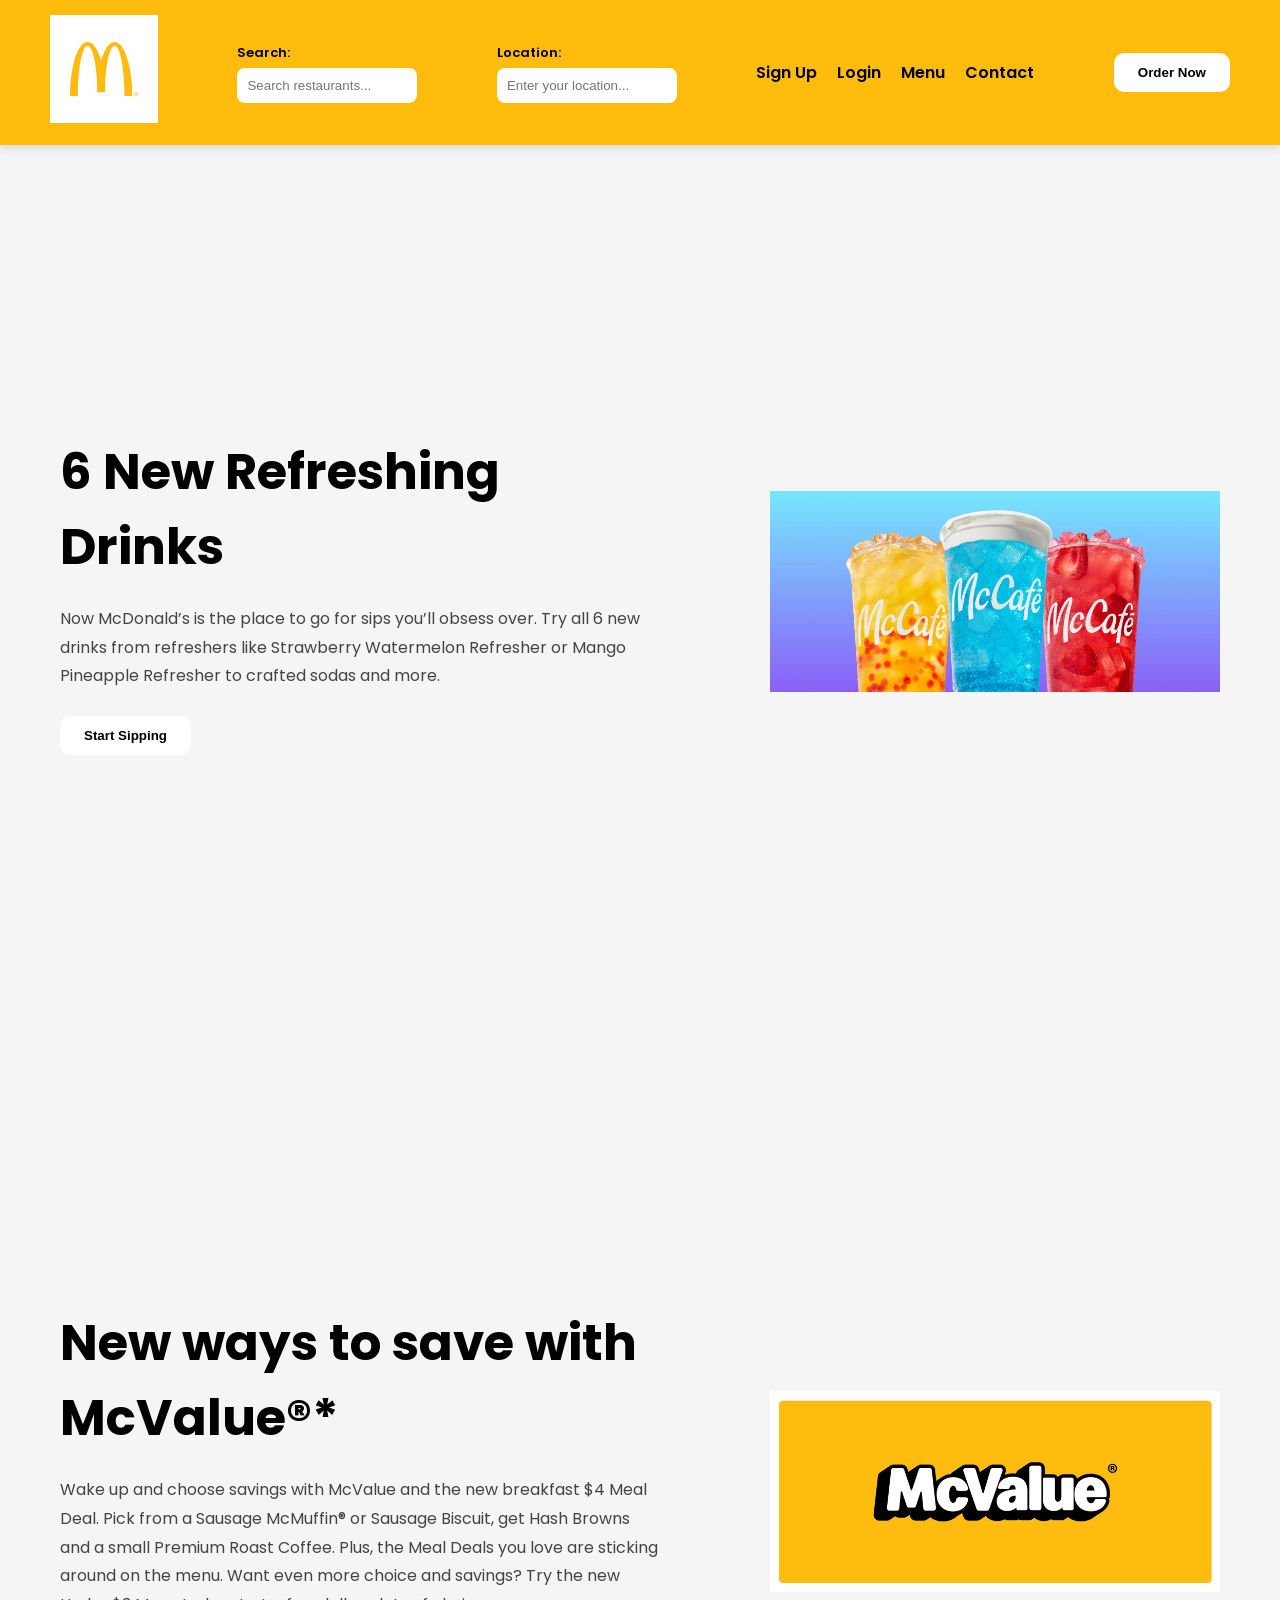
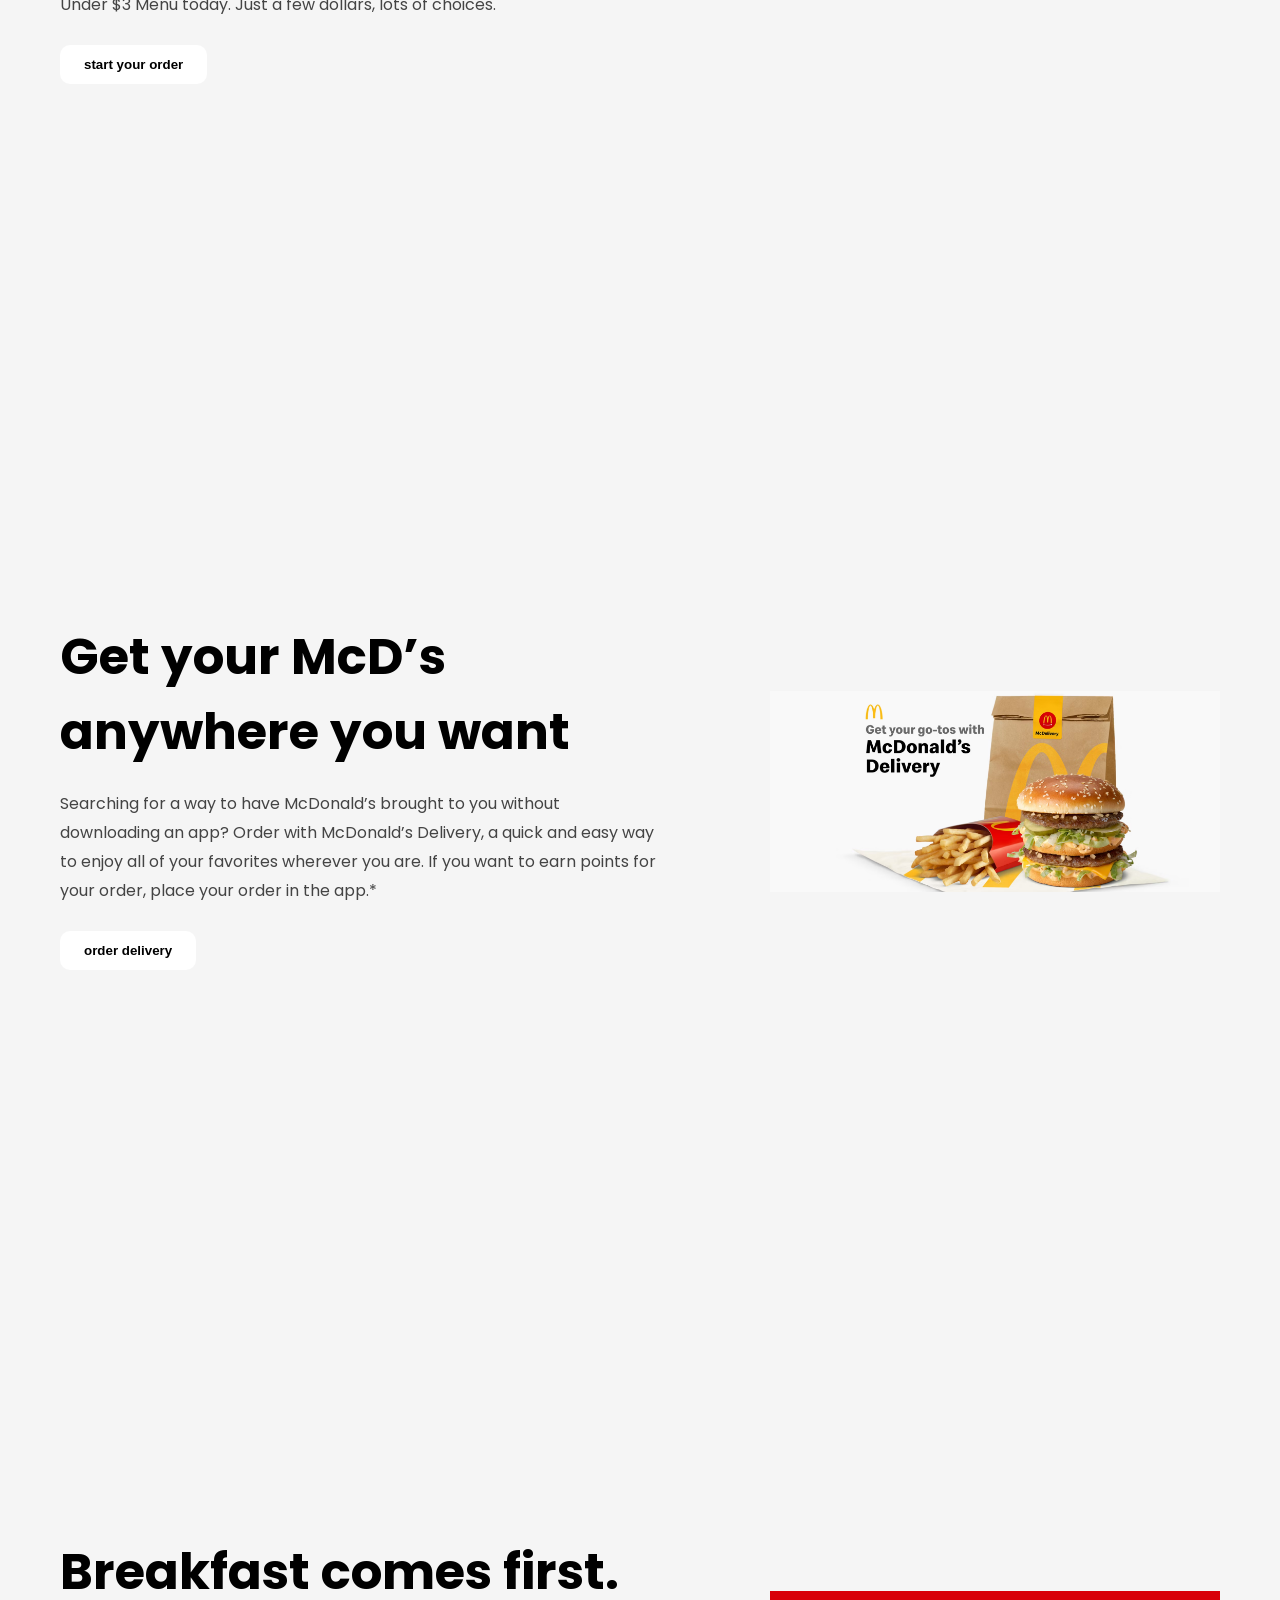
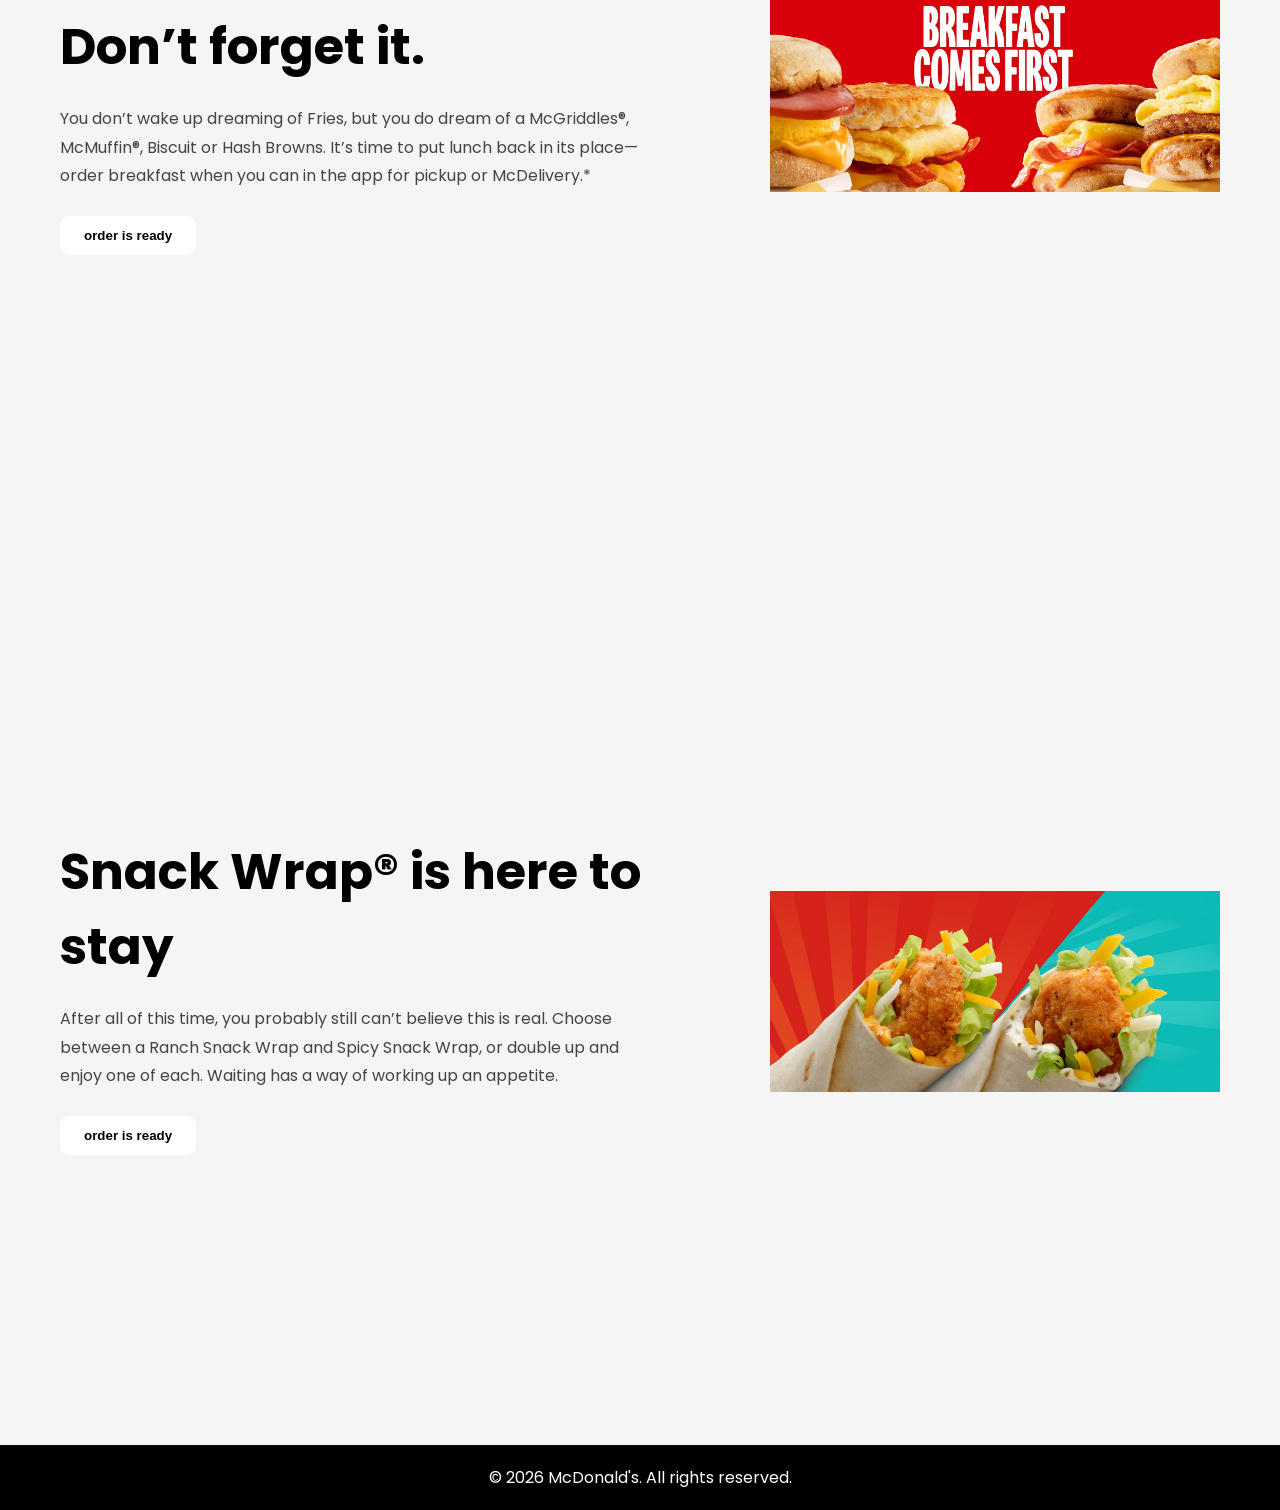
<file: index.html>
<!DOCTYPE html>
<html lang="en">

<head>
    <meta charset="UTF-8">
    <meta name="viewport" content="width=device-width, initial-scale=1.0">
    <title>mc-donalds gives you a dream taste</title>
    <link rel="icon" type="image/png" href="img/logo.png">
    <link rel="stylesheet" href="css/styles.css">
</head>

<body>
    <header>
        <div>
            <img src="img/logo.png" alt="logo">
        </div>

        <div class="search-container">
            <label for="search" class="search-label">Search:</label>
            <input type="text" id="search" placeholder="Search restaurants...">
        </div>
        <div class="location-container">
            <label for="location" class="search-label">Location:</label>
            <input type="text" id="location" placeholder="Enter your location...">
        </div>
        <ul>
            <li><a href="sign up.html">Sign Up</a></li>
            <li><a href="login.html">Login</a></li>
            <li>
                <a href="#" id="menu-btn">Menu</a>

                <ul class="dropdown" id="dropdown-menu">
                    <li><a href="#6 New Refreshing Drinks">Drinks</a></li>
                    <li><a href="#New ways to save with McValue®*">mc values</a></li>
                    <li><a href="#get-your-mcds-anywhere-you-want">Delivery</a></li>
                    <li><a href="#breakfast-comes-first-dont-forget-it">Breakfast</a></li>
                    <li><a href="#snack-wrap-is-here-to-stay">Snack Wrap</a></li>
                </ul>
            </li>
            <li><a href="contact.html">Contact</a></li>
        </ul>
        <a href="delivery.html"><button class="order-btn">Order Now</button></a>
    </header>
    <main>
        <section id="6 New Refreshing Drinks">

            <div class="content">
                <h2>6 New Refreshing Drinks</h2>

                <p>
                    Now McDonald’s is the place to go for sips you’ll obsess over.
                    Try all 6 new drinks from refreshers like Strawberry Watermelon
                    Refresher or Mango Pineapple Refresher to crafted sodas and more.
                </p>

                <a href="delivery.html"><button class="order-btn">Start Sipping</button></a>
            </div>

            <div class="hero-img">
                <img src="img/img.png" alt="McDonald's Drink">
            </div>

        </section>
        <section id="New ways to save with McValue®*">
            <div class="content">
                <h2>
                    New ways to save with McValue®*
                </h2>
                <p>
                    Wake up and choose savings with McValue and the new breakfast $4 Meal Deal. Pick from a Sausage
                    McMuffin® or
                    Sausage Biscuit, get Hash Browns and a small Premium Roast Coffee. Plus, the Meal Deals you love are
                    sticking around on the menu. Want even more choice and savings? Try the new Under $3 Menu today.
                    Just a
                    few
                    dollars, lots of choices.
                </p>
                <a href="delivery.html"><button class="order-btn">start your order</button></a>
            </div>
            <div class="hero-img">
                <img src="img/img1 .png" alt="McDonald's Drink">
            </div>
        </section>
        <section id="get-your-mcds-anywhere-you-want">
            <div class="content">
                <h2>
                    Get your McD’s anywhere you want
                </h2>
                <p>
                    Searching for a way to have McDonald’s brought to you without downloading an app? Order with
                    McDonald’s Delivery, a quick and easy way to enjoy all of your favorites wherever you are. If you
                    want to earn points for your order, place your order in the app.*

                </p>
                <a href="delivery.html"><button class="order-btn">order delivery</button></a>
            </div>
            <div class="hero-img">
                <img src="img/img2.png" alt="McDonald's Drink">
            </div>
        </section>
        <section id="breakfast-comes-first-dont-forget-it">
            <div class="content">
                <h2>
                    Breakfast comes first. Don’t forget it.
                </h2>
                <p>
                    You don’t wake up dreaming of Fries, but you do dream of a McGriddles®, McMuffin®, Biscuit or Hash
                    Browns. It’s time to put lunch back in its place—order breakfast when you can in the app for pickup
                    or McDelivery.*

                </p>
                <a href="delivery.html"><button class="order-btn">order is ready</button></a>
            </div>
            <div class="hero-img">
                <img src="img/img3.png" alt="McDonald's Drink">
            </div>
        </section>
        <section id="snack-wrap-is-here-to-stay">
            <div class="content">
                <h2>
                    Snack Wrap® is here to stay

                </h2>
                <p>
                    After all of this time, you probably still can’t believe this is real. Choose between a Ranch Snack
                    Wrap and Spicy Snack Wrap, or double up and enjoy one of each. Waiting has a way of working up an
                    appetite.


                </p>
                <a href="delivery.html"><button class="order-btn">order is ready</button></a>
            </div>
            <div class="hero-img">
                <img src="img/img4.png" alt="McDonald's rolls out the Snack Wrap®">
            </div>
        </section>
    </main>
    <footer>
        <p>&copy; 2026 McDonald's. All rights reserved.</p>
    </footer>
   <script src="js/script.js"></script>
</body>

</html>
</file>
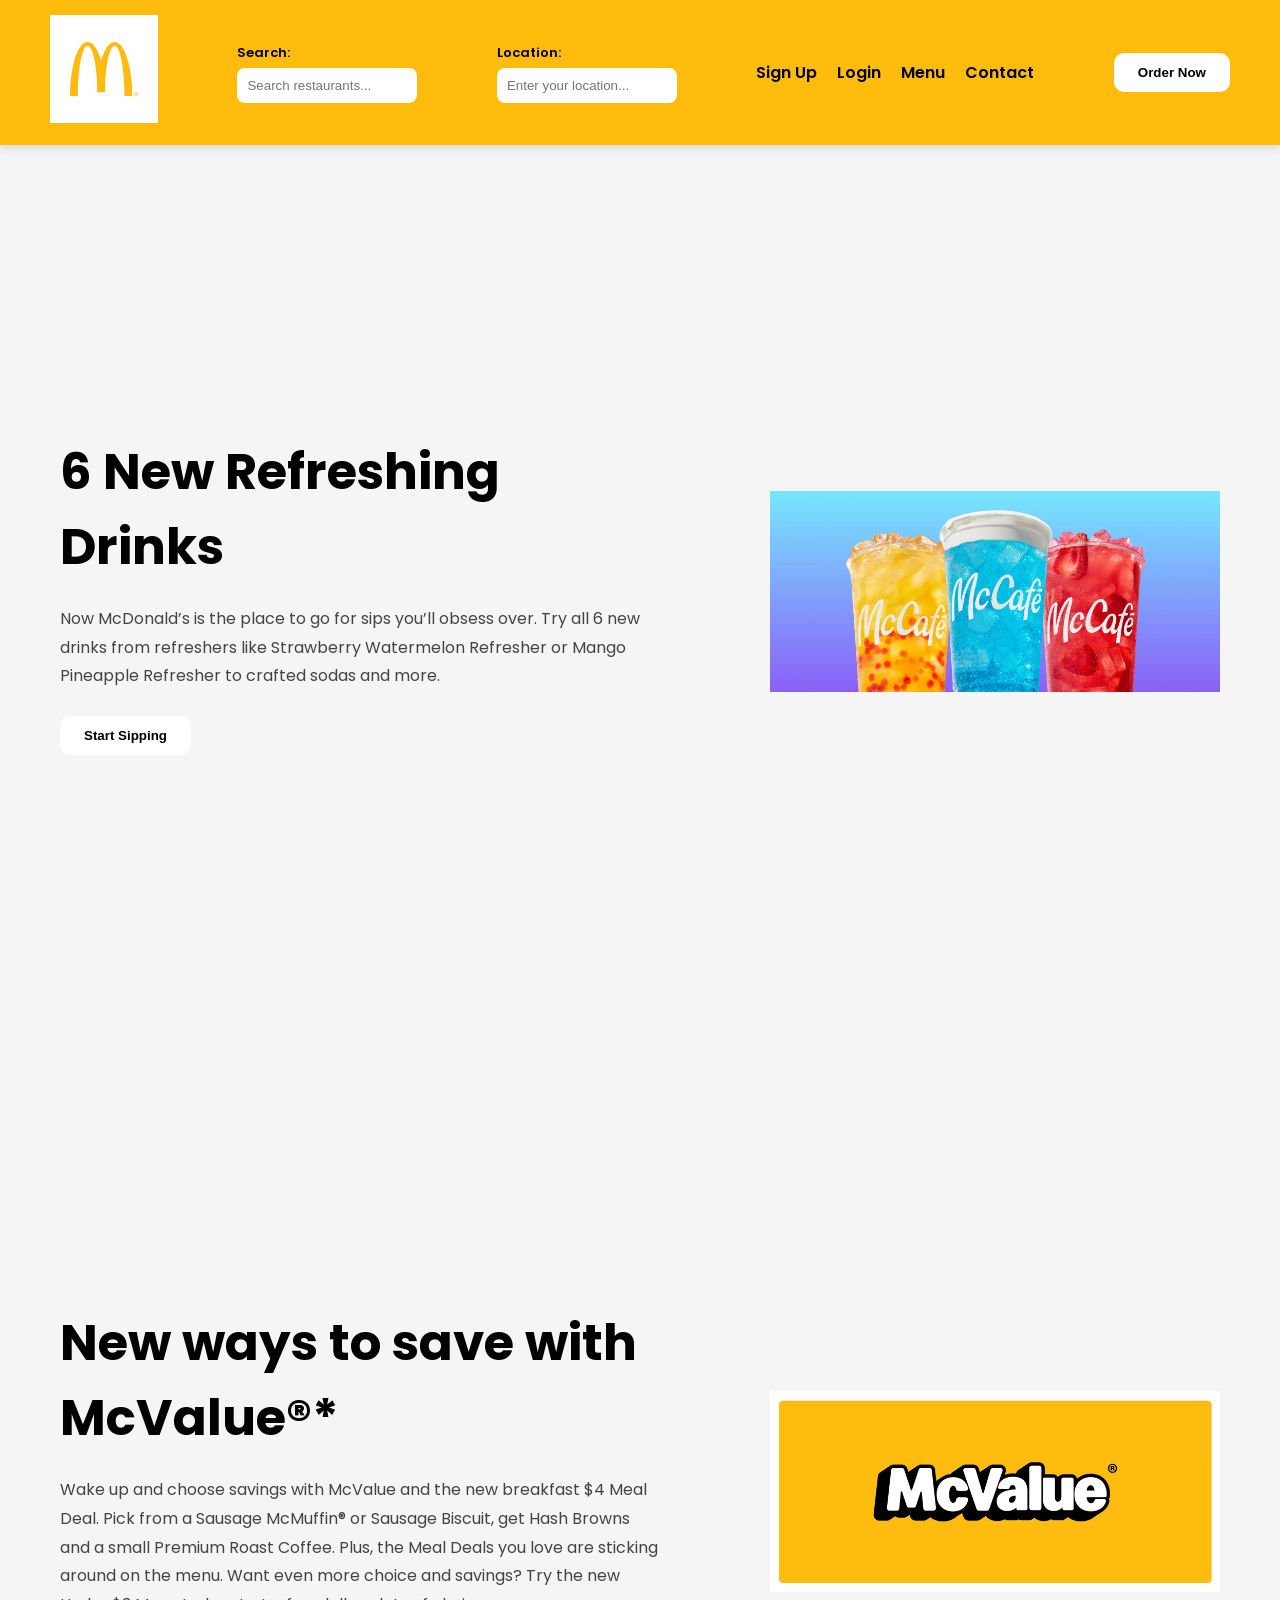
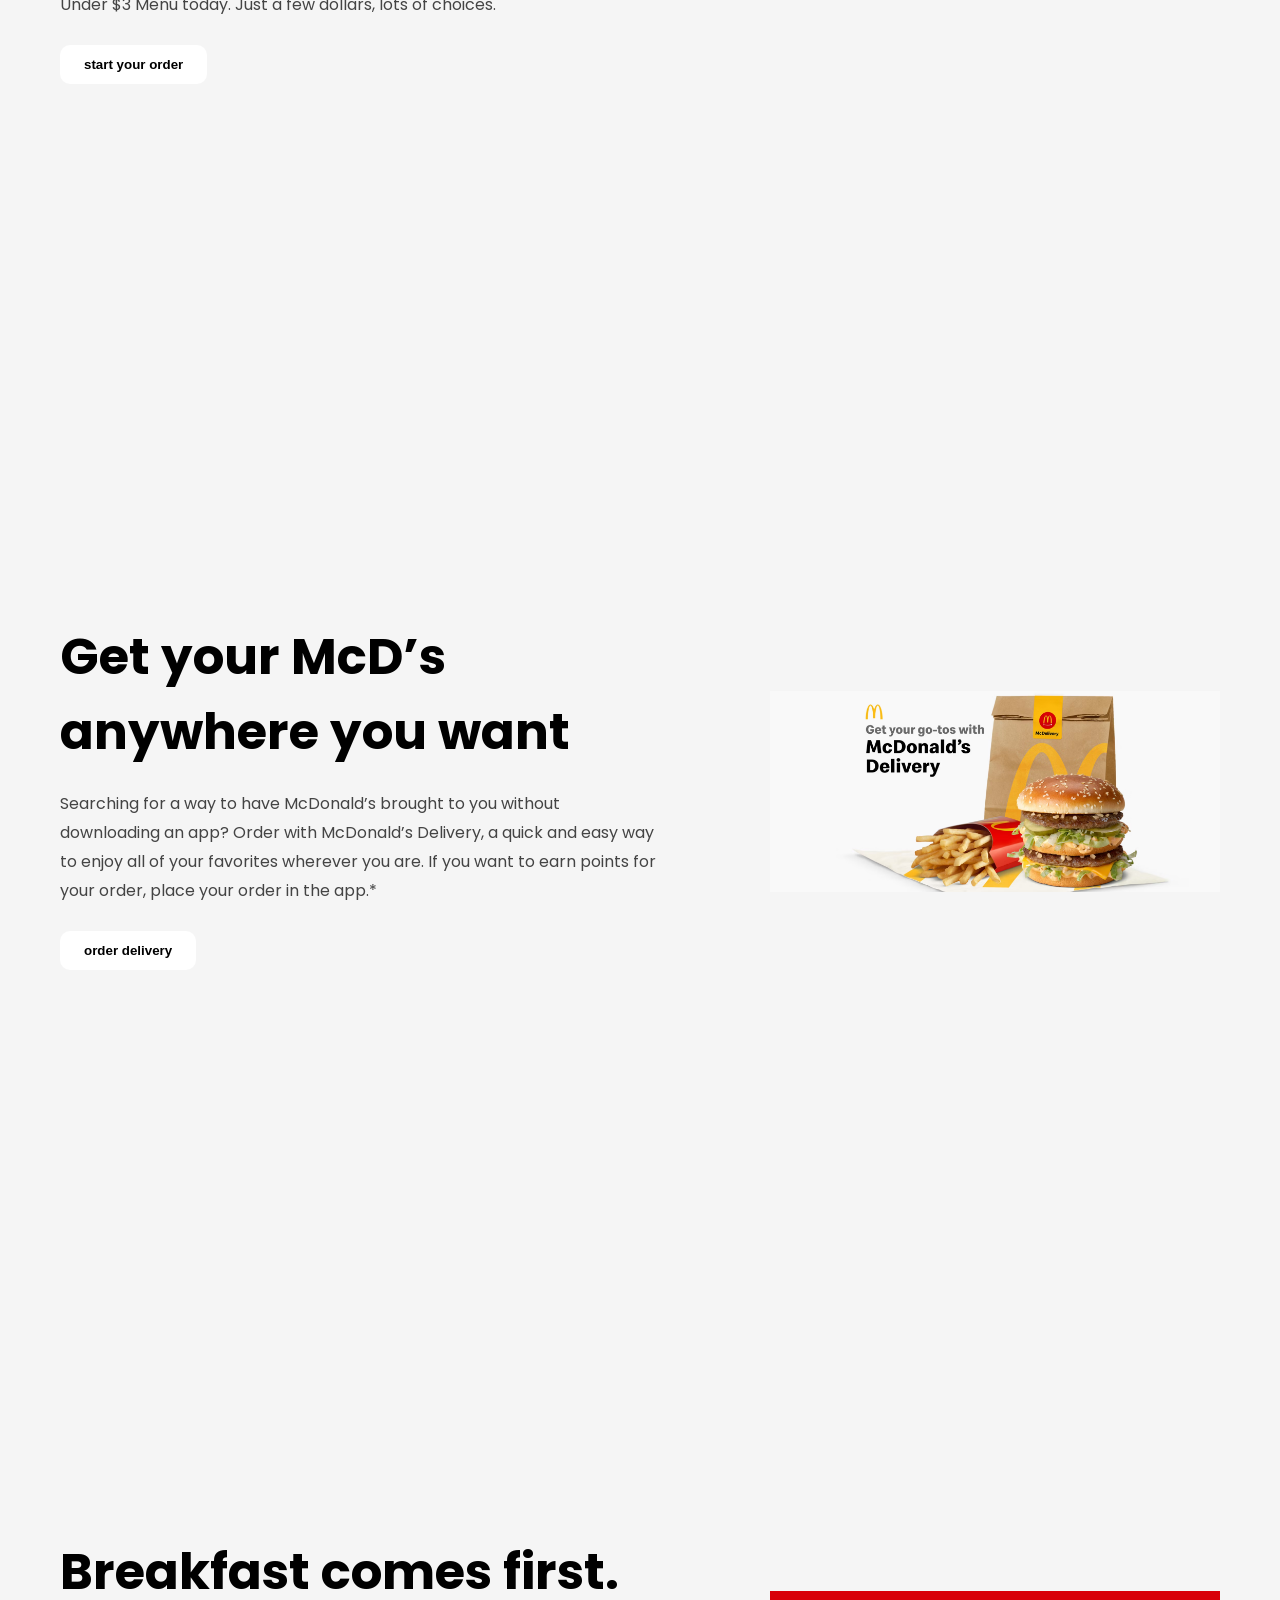
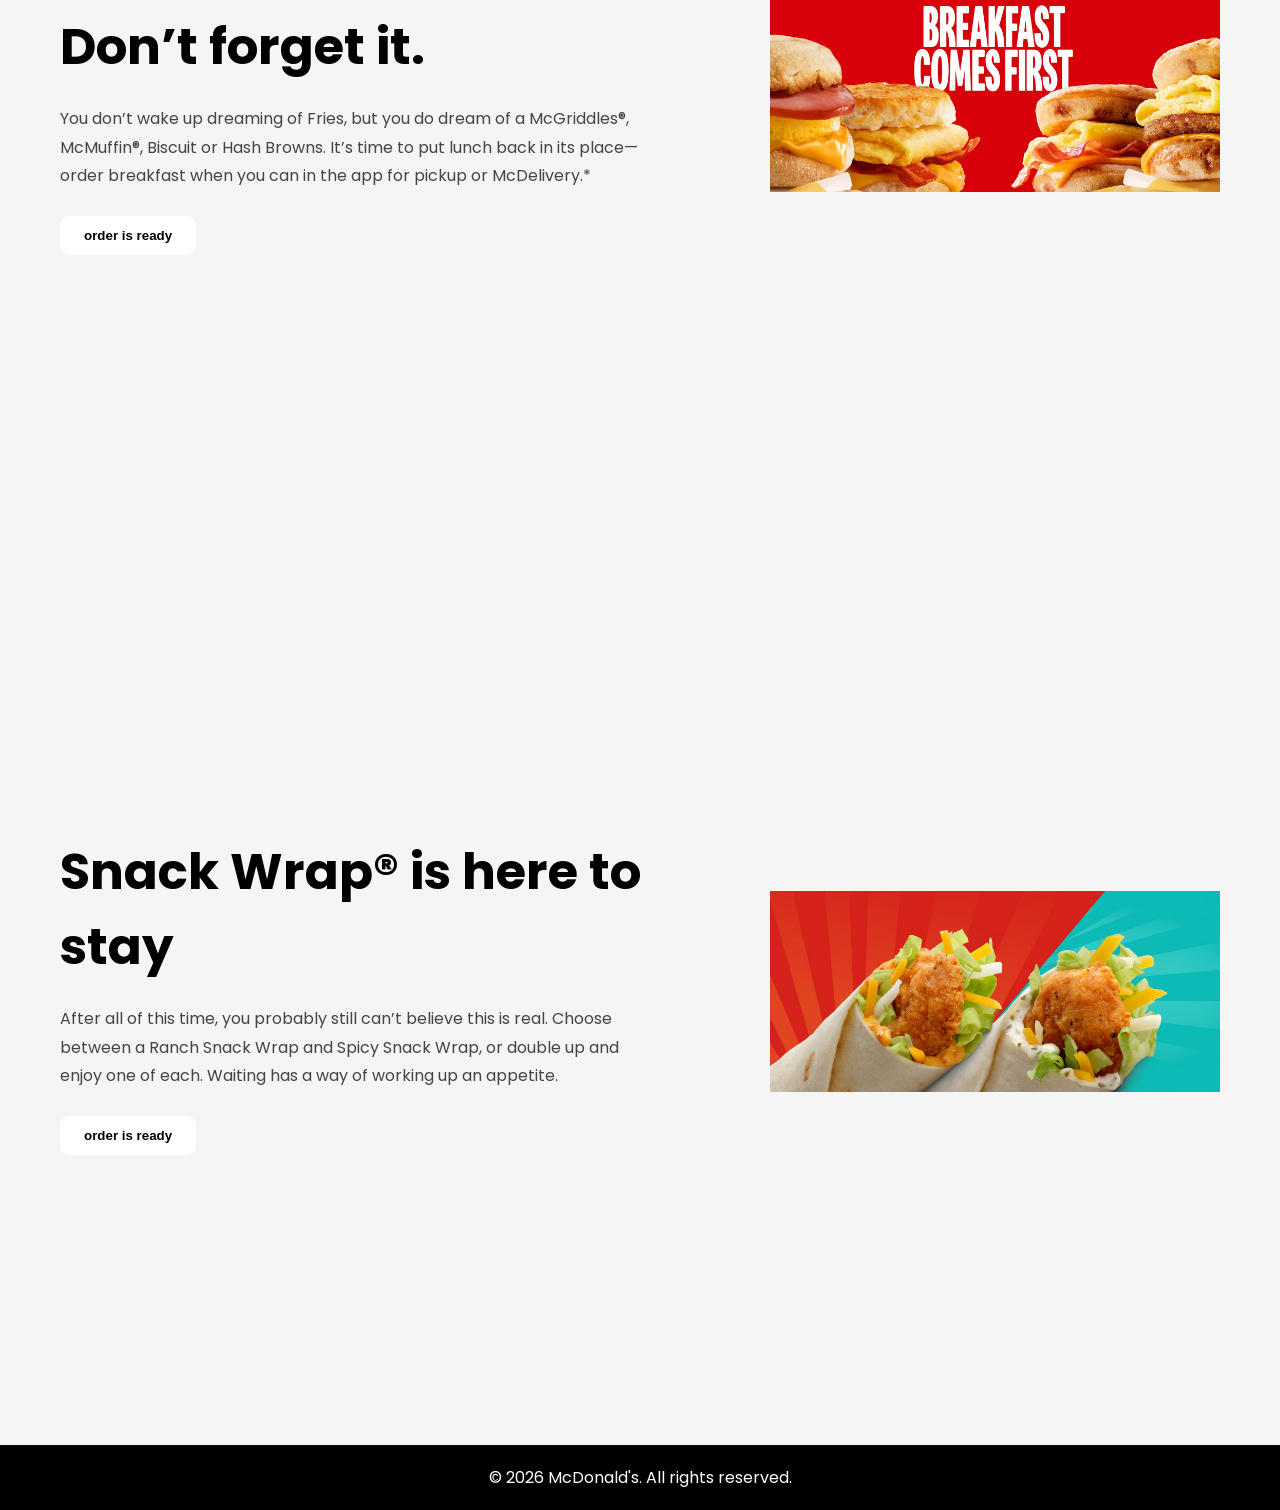
<file: mcdonalds web clone/index.html>
<!DOCTYPE html>
<html lang="en">

<head>
    <meta charset="UTF-8">
    <meta name="viewport" content="width=device-width, initial-scale=1.0">
    <title>mc-donalds gives you a dream taste</title>
    <link rel="stylesheet" href="/css/styles.css">
</head>

<body>
    <header>
        <div>
            <img src="/img/logo.png" alt="logo">
        </div>

        <div class="search-container">
            <label for="search" class="search-label">Search:</label>
            <input type="text" id="search" placeholder="Search restaurants...">
        </div>
        <div class="location-container">
            <label for="location" class="search-label">Location:</label>
            <input type="text" id="location" placeholder="Enter your location...">
        </div>
        <ul>
            <li><a href="/mcdonalds web clone/sign up.html">Sign Up</a></li>
            <li><a href="/mcdonalds web clone/login.html">Login</a></li>
            <li>
                <a href="#" id="menu-btn">Menu</a>

                <ul class="dropdown" id="dropdown-menu">
                    <li><a href="#6 New Refreshing Drinks">Drinks</a></li>
                    <li><a href="#New ways to save with McValue®*">mc values</a></li>
                    <li><a href="#get-your-mcds-anywhere-you-want">Delivery</a></li>
                    <li><a href="#breakfast-comes-first-dont-forget-it">Breakfast</a></li>
                    <li><a href="#snack-wrap-is-here-to-stay">Snack Wrap</a></li>
                </ul>
            <li><a href="/mcdonalds web clone/contact.html">Contact</a></li>
        </ul>
        <a href="delivery.html"><button class="order-btn">Order Now</button></a>
    </header>
    <main>
        <section id="6 New Refreshing Drinks">

            <div class="content">
                <h2>6 New Refreshing Drinks</h2>

                <p>
                    Now McDonald’s is the place to go for sips you’ll obsess over.
                    Try all 6 new drinks from refreshers like Strawberry Watermelon
                    Refresher or Mango Pineapple Refresher to crafted sodas and more.
                </p>

                <a href="delivery.html"><button class="order-btn">Start Sipping</button></a>
            </div>

            <div class="hero-img">
                <img src="/img/img.png" alt="McDonald's Drink">
            </div>

        </section>
        <section id="New ways to save with McValue®*">
            <div class="content">
                <h2>
                    New ways to save with McValue®*
                </h2>
                <p>
                    Wake up and choose savings with McValue and the new breakfast $4 Meal Deal. Pick from a Sausage
                    McMuffin® or
                    Sausage Biscuit, get Hash Browns and a small Premium Roast Coffee. Plus, the Meal Deals you love are
                    sticking around on the menu. Want even more choice and savings? Try the new Under $3 Menu today.
                    Just a
                    few
                    dollars, lots of choices.
                </p>
                <a href="delivery.html"><button class="order-btn">start your order</button></a>
            </div>
            <div class="hero-img">
                <img src="/img/img1 .png" alt="McDonald's Drink">
            </div>
        </section>
        <section id="get-your-mcds-anywhere-you-want">
            <div class="content">
                <h2>
                    Get your McD’s anywhere you want
                </h2>
                <p>
                    Searching for a way to have McDonald’s brought to you without downloading an app? Order with
                    McDonald’s Delivery, a quick and easy way to enjoy all of your favorites wherever you are. If you
                    want to earn points for your order, place your order in the app.*

                </p>
                <a href="delivery.html"><button class="order-btn">order delivery</button></a>
            </div>
            <div class="hero-img">
                <img src="/img/img2.png" alt="McDonald's Drink">
            </div>
        </section>
        <section id="breakfast-comes-first-dont-forget-it">
            <div class="content">
                <h2>
                    Breakfast comes first. Don’t forget it.
                </h2>
                <p>
                    You don’t wake up dreaming of Fries, but you do dream of a McGriddles®, McMuffin®, Biscuit or Hash
                    Browns. It’s time to put lunch back in its place—order breakfast when you can in the app for pickup
                    or McDelivery.*

                </p>
                <a href="delivery.html"><button class="order-btn">order is ready</button></a>
            </div>
            <div class="hero-img">
                <img src="/img/img3.png" alt="McDonald's Drink">
            </div>
        </section>
        <section id="snack-wrap-is-here-to-stay">
            <div class="content">
                <h2>
                    Snack Wrap® is here to stay

                </h2>
                <p>
                    After all of this time, you probably still can’t believe this is real. Choose between a Ranch Snack
                    Wrap and Spicy Snack Wrap, or double up and enjoy one of each. Waiting has a way of working up an
                    appetite.


                </p>
                <a href="delivery.html"><button class="order-btn">order is ready</button></a>
            </div>
            <div class="hero-img">
                <img src="/img/img4.png" alt="McDonald's rolls out the Snack Wrap®">
            </div>
        </section>
    </main>
    <footer>
        <p>&copy; 2026 McDonald's. All rights reserved.</p>
    </footer>
   <script src="/js/script.js"></script>
</body>

</html>
</file>
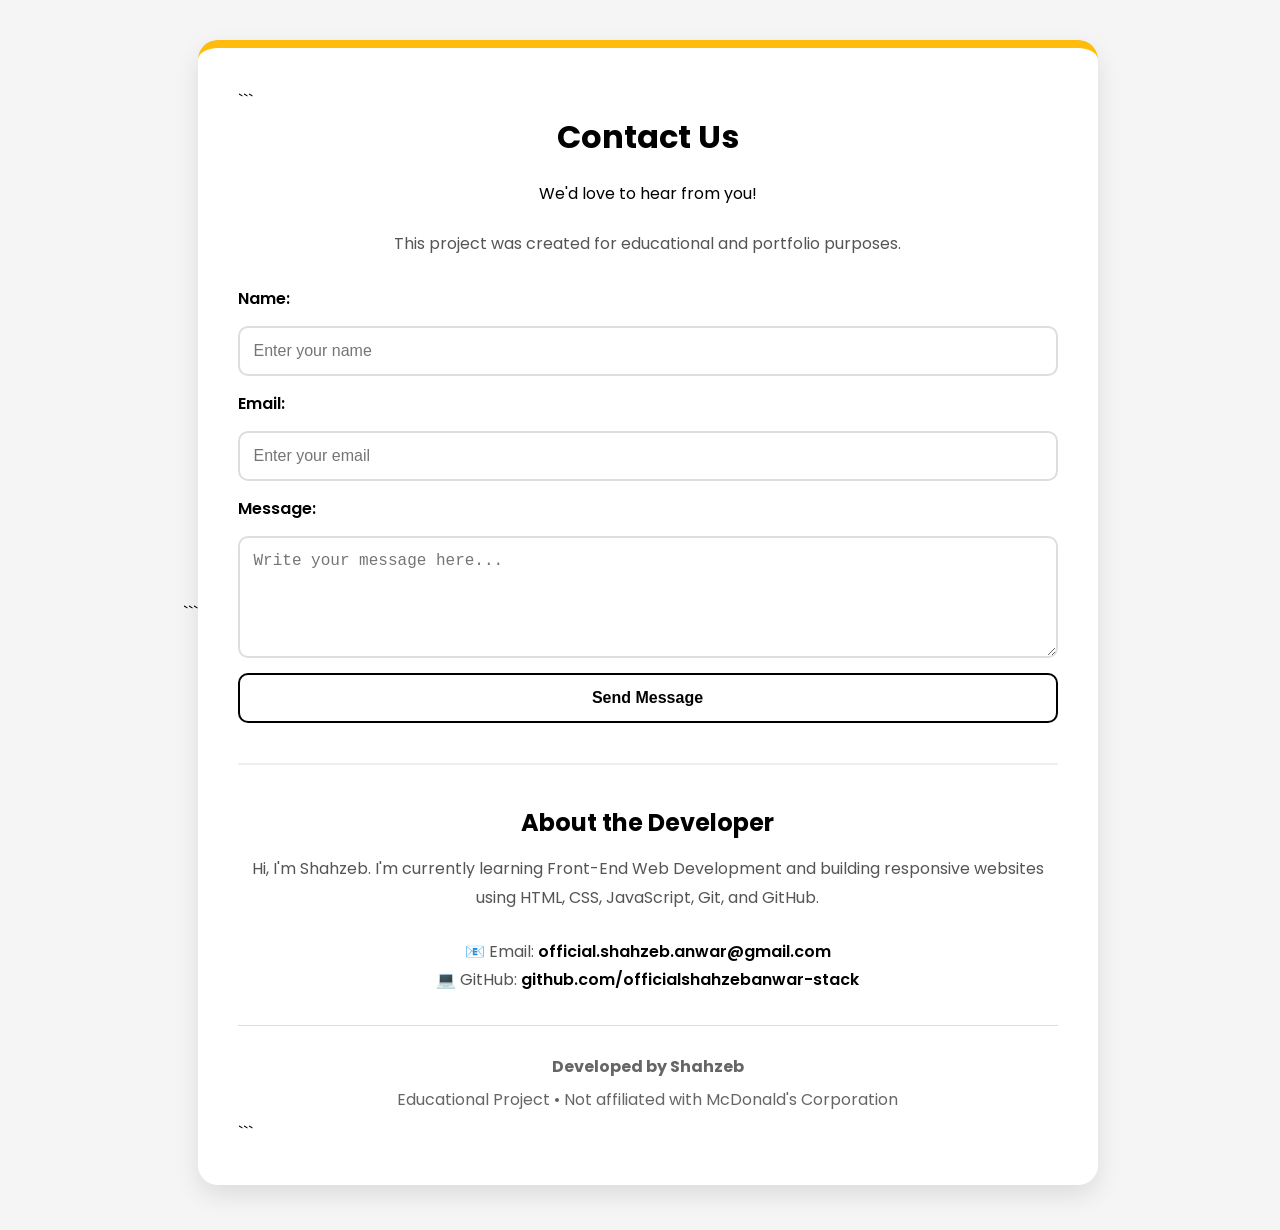
<file: contact.html>
<!DOCTYPE html>

<html lang="en">

<head>
    <meta charset="UTF-8">
    <meta name="viewport" content="width=device-width, initial-scale=1.0">

    ```
    <title>Contact Us</title>

    <!-- Favicon -->
    <link rel="icon" href="img/logo.png">

    <style>
        @import url('https://fonts.googleapis.com/css2?family=Poppins:wght@300;400;500;600;700&display=swap');

        * {
            margin: 0;
            padding: 0;
            box-sizing: border-box;
        }

        body {
            font-family: 'Poppins', sans-serif;
            background: #f5f5f5;
            min-height: 100vh;
            display: flex;
            justify-content: center;
            align-items: center;
            padding: 40px;
        }

        .contact-container {
            width: 100%;
            max-width: 900px;
            background: white;
            border-radius: 20px;
            padding: 40px;
            box-shadow: 0 10px 25px rgba(0, 0, 0, .1);
            border-top: 8px solid #ffbc0d;
        }

        h1 {
            text-align: center;
            margin-bottom: 20px;
            color: black;
        }

        h2 {
            text-align: center;
            margin-bottom: 15px;
        }

        .contact-info {
            margin-bottom: 30px;
        }

        .contact-info p {
            margin: 10px 0;
            color: #444;
            font-size: 16px;
        }

        form {
            display: flex;
            flex-direction: column;
            gap: 15px;
        }

        label {
            font-weight: 600;
        }

        input,
        textarea {
            width: 100%;
            padding: 14px;
            border: 2px solid #ddd;
            border-radius: 10px;
            font-size: 16px;
        }

        input:focus,
        textarea:focus {
            outline: none;
            border-color: #ffbc0d;
        }

        button {
            background: white;
            color: black;
            border: 2px solid black;
            padding: 14px;
            border-radius: 10px;
            font-size: 16px;
            font-weight: 600;
            cursor: pointer;
            transition: .3s;
        }

        button:hover {
            background: black;
            color: white;
        }

        .developer-contact {
            margin-top: 40px;
        }

        .developer-contact p {
            color: #555;
            line-height: 1.8;
            text-align: center;
        }

        .developer-contact a {
            color: black;
            text-decoration: none;
            font-weight: 600;
        }

        .developer-contact a:hover {
            opacity: 0.8;
        }

        .developer-contact p a {
            display: inline-block;
        }

        footer {
            margin-top: 30px;
            text-align: center;
            padding-top: 20px;
            border-top: 1px solid #ddd;
            color: #666;
        }

        footer p {
            margin: 8px 0;
        }
    </style>
</head>

<body>

    <div class="contact-container">

        ```
        <h1>Contact Us</h1>

        <p style="text-align:center; margin-bottom:25px;">
            We'd love to hear from you!
        </p>

        <p style="text-align:center; color:#555; margin-bottom:30px;">
            This project was created for educational and portfolio purposes.
        </p>

        <form>

            <label>Name:</label>
            <input type="text" placeholder="Enter your name" required>

            <label>Email:</label>
            <input type="email" placeholder="Enter your email" required>

            <label>Message:</label>
            <textarea rows="5" placeholder="Write your message here..." required></textarea>

            <button type="submit">Send Message</button>

        </form>

        <hr style="margin:40px 0; border:none; border-top:2px solid #eee;">

        <section class="developer-contact">

            <h2>About the Developer</h2>

            <p>
                Hi, I'm Shahzeb. I'm currently learning Front-End Web Development
                and building responsive websites using HTML, CSS, JavaScript,
                Git, and GitHub.
            </p>

            <br>

            <p>
                📧 Email:
                <a href="https://mail.google.com/mail/?view=cm&fs=1&to=official.shahzeb.anwar@gmail.com"
                    target="_blank">
                    official.shahzeb.anwar@gmail.com
                </a>
            </p>

            <p>
                💻 GitHub:
                <a href="https://github.com/officialshahzebanwar-stack" target="_blank">
                    github.com/officialshahzebanwar-stack
                </a>
            </p>

        </section>

        <footer>

            <p><strong>Developed by Shahzeb</strong></p>

            <p>
                Educational Project • Not affiliated with McDonald's Corporation
            </p>

        </footer>
        ```

    </div>

    <script>

        const form = document.querySelector("form");

        form.addEventListener("submit", function (e) {

            e.preventDefault();

            alert("Thank you! Your message has been received.");

            form.reset();

        });

    </script>

</body>

</html>
</file>
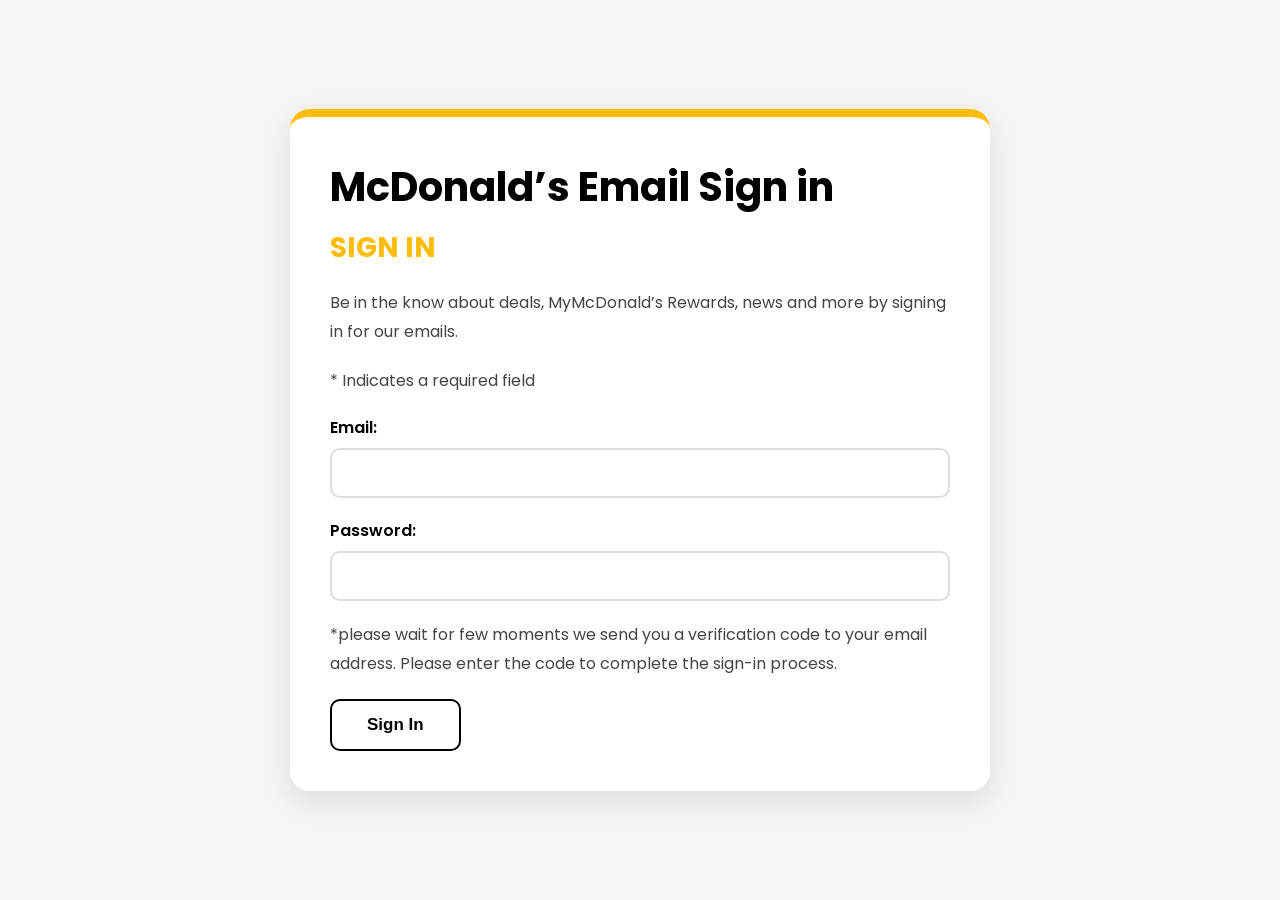
<file: login.html>
<!DOCTYPE html>
<html lang="en">

<head>
    <meta charset="UTF-8">
    <meta name="viewport" content="width=device-width, initial-scale=1.0">
    <title>McDonald’s Email Signup</title>
    <style>
        @import url('https://fonts.googleapis.com/css2?family=Poppins:wght@300;400;500;600;700&display=swap');

        * {
            margin: 0;
            padding: 0;
            box-sizing: border-box;
        }

        body {
            font-family: 'Poppins', sans-serif;
            min-height: 100vh;
            display: flex;
            justify-content: center;
            align-items: center;
            background: #f5f5f5;
            padding: 40px;
        }

        /* FORM */

        form {
            width: 100%;
            max-width: 700px;
            background: white;
            padding: 40px;
            border-radius: 20px;
            box-shadow: 0 10px 30px rgba(0, 0, 0, .1);
            border-top: 8px solid #ffbc0d;
        }

        /* HEADINGS */

        .form-title {
            font-size: 40px;
            color: black;
            margin-bottom: 10px;
        }

        .form-subtitle {
            font-size: 28px;
            color: #ffbc0d;
            margin-bottom: 20px;
            text-transform: uppercase;
        }

        form p {
            color: #444;
            line-height: 1.8;
            margin-bottom: 20px;
        }

        /* FIELDS */

        form div {
            margin-bottom: 20px;
        }

        label {
            display: block;
            margin-bottom: 8px;
            font-weight: 600;
            color: black;
        }

        input {
            width: 100%;
            padding: 14px;
            border: 2px solid #ddd;
            border-radius: 10px;
            font-size: 16px;
            transition: .3s;
        }

        input:focus {
            outline: none;
            border-color: #ffbc0d;
        }

        /* BUTTON */

        button {
            background: white;
            color: black;
            border: 2px solid black;
            padding: 14px 35px;
            border-radius: 10px;
            font-size: 17px;
            font-weight: 600;
            cursor: pointer;
            transition: .3s;
        }

        button:hover {
            background: black;
            color: white;
        }

        /* RESPONSIVE */

        @media(max-width:768px) {

            form {
                padding: 25px;
            }

            .form-title {
                font-size: 30px;
            }

            .form-subtitle {
                font-size: 22px;
            }

        }
    </style>
</head>

<body>
    <form action="" method="post">
        <h1 class="form-title">McDonald’s Email Sign in</h1>
        <h2 class="form-subtitle">sign in</h2>
        <p>Be in the know about deals, MyMcDonald’s Rewards, news and more by signing in for our emails.</p>
        <p>* Indicates a required field</p>

        <div>
            <label for="email">Email:</label>
            <input type="email" id="email" name="email" required>
        </div>
        <div>
            <label for="password">Password:</label>
            <input type="password" id="password" name="password" required>
        </div>
        <p>
            *please wait for few moments we send you a verification code to your email address. Please enter the code to
            complete the sign-in process.
        </p>
        <button type="submit">Sign In</button>
    </form>
</body>

</html>
</file>
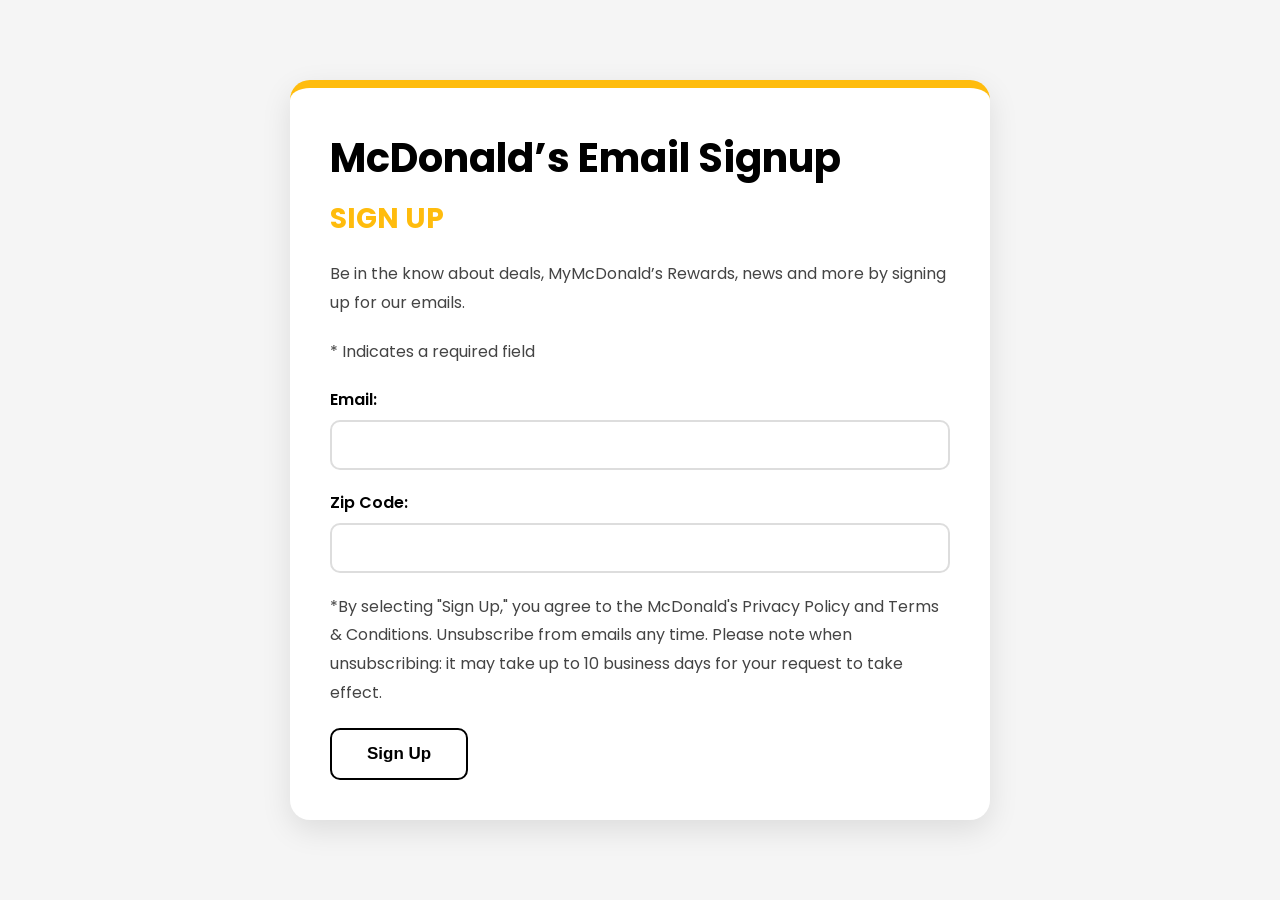
<file: sign up.html>
<!DOCTYPE html>
<html lang="en">

<head>
    <meta charset="UTF-8">
    <meta name="viewport" content="width=device-width, initial-scale=1.0">
    <title>McDonald’s Email Signup</title>
    <style>

@import url('https://fonts.googleapis.com/css2?family=Poppins:wght@300;400;500;600;700&display=swap');

*{
    margin:0;
    padding:0;
    box-sizing:border-box;
}

body{
    font-family:'Poppins',sans-serif;
    min-height:100vh;
    display:flex;
    justify-content:center;
    align-items:center;
    background:#f5f5f5;
    padding:40px;
}

/* FORM */

form{
    width:100%;
    max-width:700px;
    background:white;
    padding:40px;
    border-radius:20px;
    box-shadow:0 10px 30px rgba(0,0,0,.1);
    border-top:8px solid #ffbc0d;
}

/* HEADINGS */

.form-title{
    font-size:40px;
    color:black;
    margin-bottom:10px;
}

.form-subtitle{
    font-size:28px;
    color:#ffbc0d;
    margin-bottom:20px;
    text-transform:uppercase;
}

form p{
    color:#444;
    line-height:1.8;
    margin-bottom:20px;
}

/* FIELDS */

form div{
    margin-bottom:20px;
}

label{
    display:block;
    margin-bottom:8px;
    font-weight:600;
    color:black;
}

input{
    width:100%;
    padding:14px;
    border:2px solid #ddd;
    border-radius:10px;
    font-size:16px;
    transition:.3s;
}

input:focus{
    outline:none;
    border-color:#ffbc0d;
}

/* BUTTON */

button{
    background:white;
    color:black;
    border:2px solid black;
    padding:14px 35px;
    border-radius:10px;
    font-size:17px;
    font-weight:600;
    cursor:pointer;
    transition:.3s;
}

button:hover{
    background:black;
    color:white;
}

/* RESPONSIVE */

@media(max-width:768px){

    form{
        padding:25px;
    }

    .form-title{
        font-size:30px;
    }

    .form-subtitle{
        font-size:22px;
    }

}

</style>
</head>

<body>
    <form action="" method="post">
        <h1 class="form-title">McDonald’s Email Signup</h1>
        <h2 class="form-subtitle">sign up</h2>
        <p>Be in the know about deals, MyMcDonald’s Rewards, news and more by signing up for our emails.</p>
        <p>* Indicates a required field</p>

        <div>
            <label for="email">Email:</label>
            <input type="email" id="email" name="email" required>
        </div>
        <div> <label for="zip">Zip Code:</label>
            <input type="number" id="zip" name="zip" required>
        </div>
        <p>
            *By selecting "Sign Up," you agree to the McDonald's Privacy Policy and Terms & Conditions. Unsubscribe from
            emails any time. Please note when unsubscribing: it may take up to 10 business days for your request to take
            effect.
        </p>
        <button type="submit">Sign Up</button>
    </form>
</body>

</html>
</file>
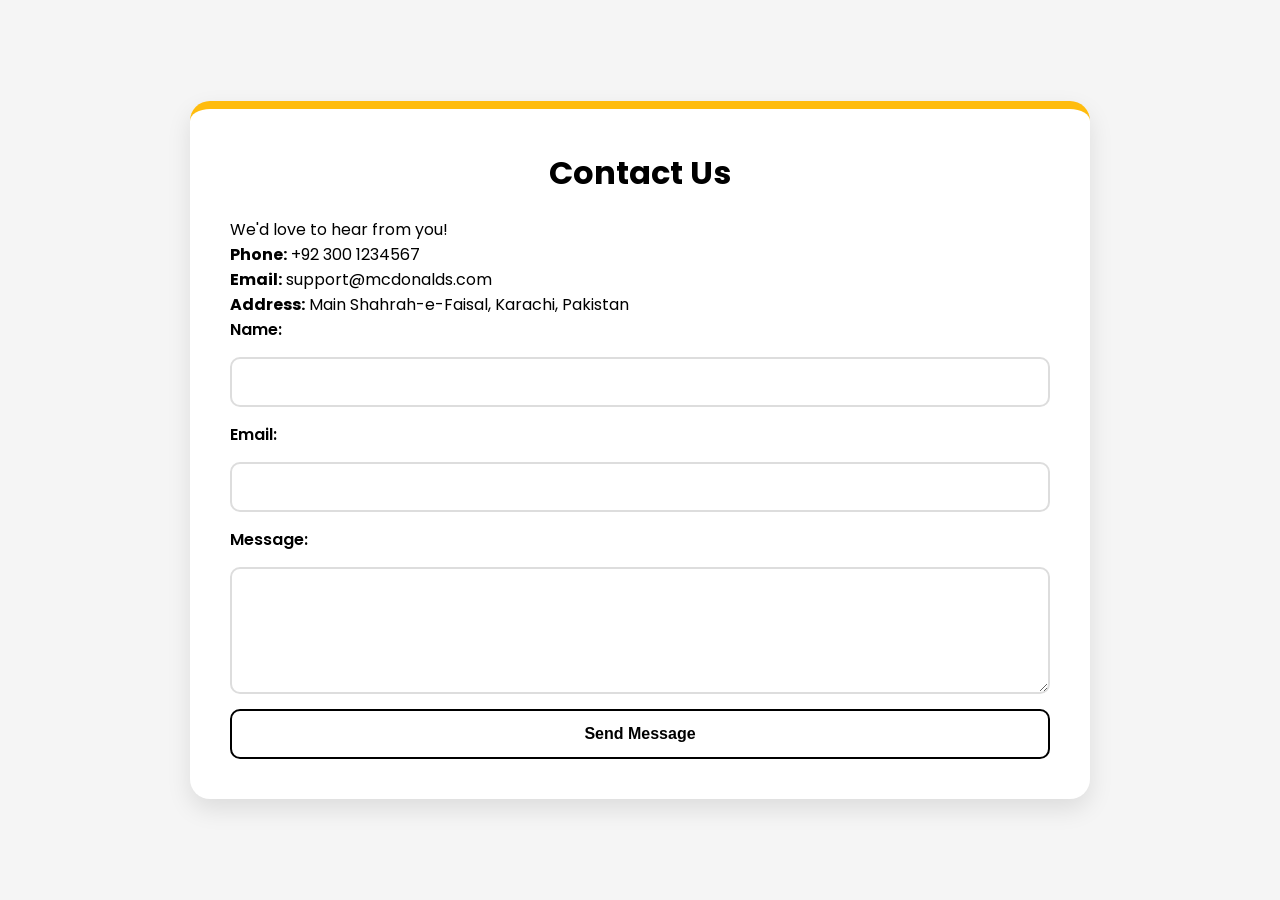
<file: mcdonalds web clone/contact.html>
<!DOCTYPE html>
<html lang="en">
<head>
    <meta charset="UTF-8">
    <meta name="viewport" content="width=device-width, initial-scale=1.0">
    <title>Contact Us</title>
    <style>

@import url('https://fonts.googleapis.com/css2?family=Poppins:wght@300;400;500;600;700&display=swap');

*{
    margin:0;
    padding:0;
    box-sizing:border-box;
}

body{
    font-family:'Poppins',sans-serif;
    background:#f5f5f5;
    min-height:100vh;
    display:flex;
    justify-content:center;
    align-items:center;
    padding:40px;
}

.contact-container{
    width:100%;
    max-width:900px;
    background:white;
    border-radius:20px;
    padding:40px;
    box-shadow:0 10px 25px rgba(0,0,0,.1);
    border-top:8px solid #ffbc0d;
}

h1{
    text-align:center;
    margin-bottom:20px;
    color:black;
}

.contact-info{
    margin-bottom:30px;
}

.contact-info p{
    margin:10px 0;
    color:#444;
    font-size:16px;
}

form{
    display:flex;
    flex-direction:column;
    gap:15px;
}

label{
    font-weight:600;
}

input,
textarea{
    width:100%;
    padding:14px;
    border:2px solid #ddd;
    border-radius:10px;
    font-size:16px;
}

input:focus,
textarea:focus{
    outline:none;
    border-color:#ffbc0d;
}

button{
    background:white;
    color:black;
    border:2px solid black;
    padding:14px;
    border-radius:10px;
    font-size:16px;
    font-weight:600;
    cursor:pointer;
    transition:.3s;
}

button:hover{
    background:black;
    color:white;
}

.social-links{
    margin-top:30px;
    text-align:center;
}

.social-links a{
    text-decoration:none;
    color:black;
    margin:0 10px;
    font-weight:600;
}

.social-links a:hover{
    color:#ffbc0d;
}

</style>
</head>
<body>
   <div class="contact-container">
    <h1>Contact Us</h1>

<p>We'd love to hear from you!</p>

<p><strong>Phone:</strong> +92 300 1234567</p>
<p><strong>Email:</strong> support@mcdonalds.com</p>
<p><strong>Address:</strong> Main Shahrah-e-Faisal, Karachi, Pakistan</p>

<form>
    <label>Name:</label>
    <input type="text">

    <label>Email:</label>
    <input type="email">

    <label>Message:</label>
    <textarea rows="5"></textarea>

    <button type="submit">Send Message</button>
    </div>
</form>
<script>

const form = document.querySelector("form");

form.addEventListener("submit", function(e){

    e.preventDefault();

    alert("Thank you! Your message has been sent successfully.");

    form.reset();

});

</script>
</body>
</html>
</file>
<file: css/styles.css>
@import url('https://fonts.googleapis.com/css2?family=Poppins:wght@300;400;500;600;700&display=swap');

*{
    margin:0;
    padding:0;
    box-sizing:border-box;
}

html{
    scroll-behavior:smooth;
}

body{
    font-family:'Poppins',sans-serif;
    background:#f5f5f5;
}

/* HEADER */

header{
    background:#ffbc0d;
    display:flex;
    justify-content:space-between;
    align-items:center;
    padding:15px 50px;
    position:sticky;
    top:0;
    z-index:1000;
    box-shadow:0 2px 10px rgba(0,0,0,.15);
}

picture img{
    width:90px;
}

/* SEARCH */

.search-container,
.location-container{
    display:flex;
    flex-direction:column;
}

.search-label{
    font-size:13px;
    font-weight:600;
    margin-bottom:5px;
}

input{
    padding:10px;
    border:none;
    border-radius:8px;
    width:180px;
}

/* NAVBAR */

ul{
    list-style:none;
    display:flex;
    align-items:center;
    gap:20px;
}

ul li{
    position:relative;
}

ul li a{
    text-decoration:none;
    color:black;
    font-weight:600;
    transition:.3s;
}

ul li a:hover{
    color:white;
}

/* DROPDOWN */

.dropdown{
    display:none;
    position:absolute;
    top:35px;
    left:0;
    background:white;
    min-width:220px;
    border-radius:10px;
    box-shadow:0 5px 15px rgba(0,0,0,.15);
    flex-direction:column;
    overflow:hidden;
}

.dropdown li{
    width:100%;
}

.dropdown li a{
    display:block;
    padding:12px 15px;
    color:black;
}

.dropdown li a:hover{
    background:#ffbc0d;
}

.show-menu{
    display:flex;
}

/* BUTTONS */

.order-btn{
    background:white;
    color:black;
    border:none;
    padding:12px 24px;
    border-radius:10px;
    cursor:pointer;
    font-weight:600;
    transition:.3s;
}

.order-btn:hover{
    background:black;
    color:white;
}

/* MAIN */

section{
    min-height:100vh;
    display:flex;
    align-items:center;
    justify-content:space-between;
    gap:60px;
    padding:60px;
}

.content{
    max-width:600px;
}

.content h2{
    font-size:50px;
    color:black;
    margin-bottom:20px;
}

.content p{
    line-height:1.8;
    margin-bottom:25px;
    color:#444;
}

.hero-img img{
    width:450px;
    transition:.4s;
}

.hero-img img:hover{
    transform:scale(1.05);
}

/* FOOTER */

footer{
    background:black;
    color:white;
    text-align:center;
    padding:20px;
}

/* MOBILE */

@media(max-width:992px){

    header{
        flex-direction:column;
        gap:15px;
    }

    section{
        flex-direction:column;
        text-align:center;
    }

    .hero-img img{
        width:300px;
    }

    .content h2{
        font-size:35px;
    }
}
</file>
